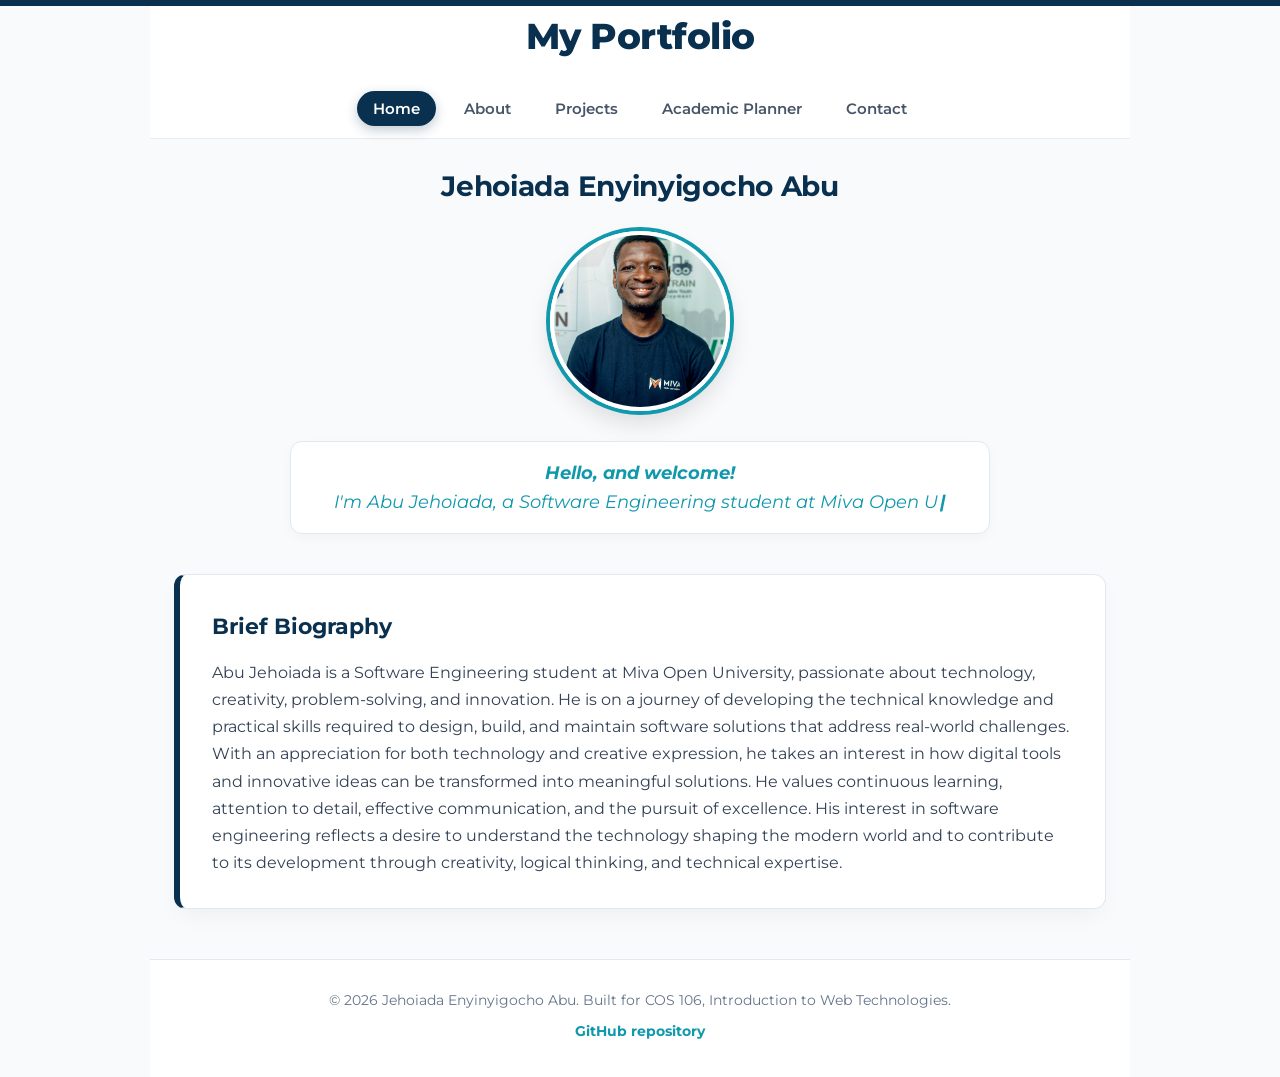
<file: index.html>
<!doctype html>
<html lang="en">
  <head>
    <meta charset="UTF-8" />
    <meta name="viewport" content="width=device-width, initial-scale=1.0" />
    <title>Portfolio Project</title>
    <link rel="stylesheet" href="css/style.css" />
    <link rel="icon" type="image/png" href="images/logo.png" />
    <link rel="preconnect" href="https://fonts.googleapis.com" />
    <link rel="preconnect" href="https://fonts.gstatic.com" crossorigin />
    <link
      href="https://fonts.googleapis.com/css2?family=Montserrat:ital,wght@0,100..900;1,100..900&display=swap"
      rel="stylesheet"
    />
  </head>
  <body>
    <header>
      <h1>My Portfolio</h1>

      <nav id="nav_menu">
        <ul>
          <li>
            <a href="index.html" class="active" aria-current="page">Home</a>
          </li>
          <li><a href="about.html">About</a></li>
          <li><a href="projects.html">Projects</a></li>
          <li><a href="planner.html">Academic Planner</a></li>
          <li><a href="contact.html">Contact</a></li>
        </ul>
      </nav>
    </header>

    <main>
      <div id="name_picture">
        <h2>Jehoiada Enyinyigocho Abu</h2>
        <img
          src="images/jehoiada.jpg"
          alt="Portrait photo of Jehoiada Enyinyigocho Abu"
        />
      </div>
      <div id="welcome_msg">
        <p>
          <strong>Hello, and welcome!</strong><br />
          I'm Abu Jehoiada, a <span id="typing-text"></span
          ><span class="typing-cursor">|</span>
        </p>
      </div>
      <div class="biography">
        <h2>Brief Biography</h2>
        <p>
          Abu Jehoiada is a Software Engineering student at Miva Open
          University, passionate about technology, creativity, problem-solving,
          and innovation. He is on a journey of developing the technical
          knowledge and practical skills required to design, build, and maintain
          software solutions that address real-world challenges. With an
          appreciation for both technology and creative expression, he takes an
          interest in how digital tools and innovative ideas can be transformed
          into meaningful solutions. He values continuous learning, attention to
          detail, effective communication, and the pursuit of excellence. His
          interest in software engineering reflects a desire to understand the
          technology shaping the modern world and to contribute to its
          development through creativity, logical thinking, and technical
          expertise.
        </p>
      </div>
    </main>
    <footer class="site-footer">
      <p>
        &copy; 2026 Jehoiada Enyinyigocho Abu. Built for COS 106, Introduction
        to Web Technologies.
      </p>
      <p>
        <a href="https://github.com/jehoabu/cos_106_portfolio_project"
          >GitHub repository</a
        >
      </p>
    </footer>
    <script src="js/typing.js"></script>
  </body>
</html>
</file>
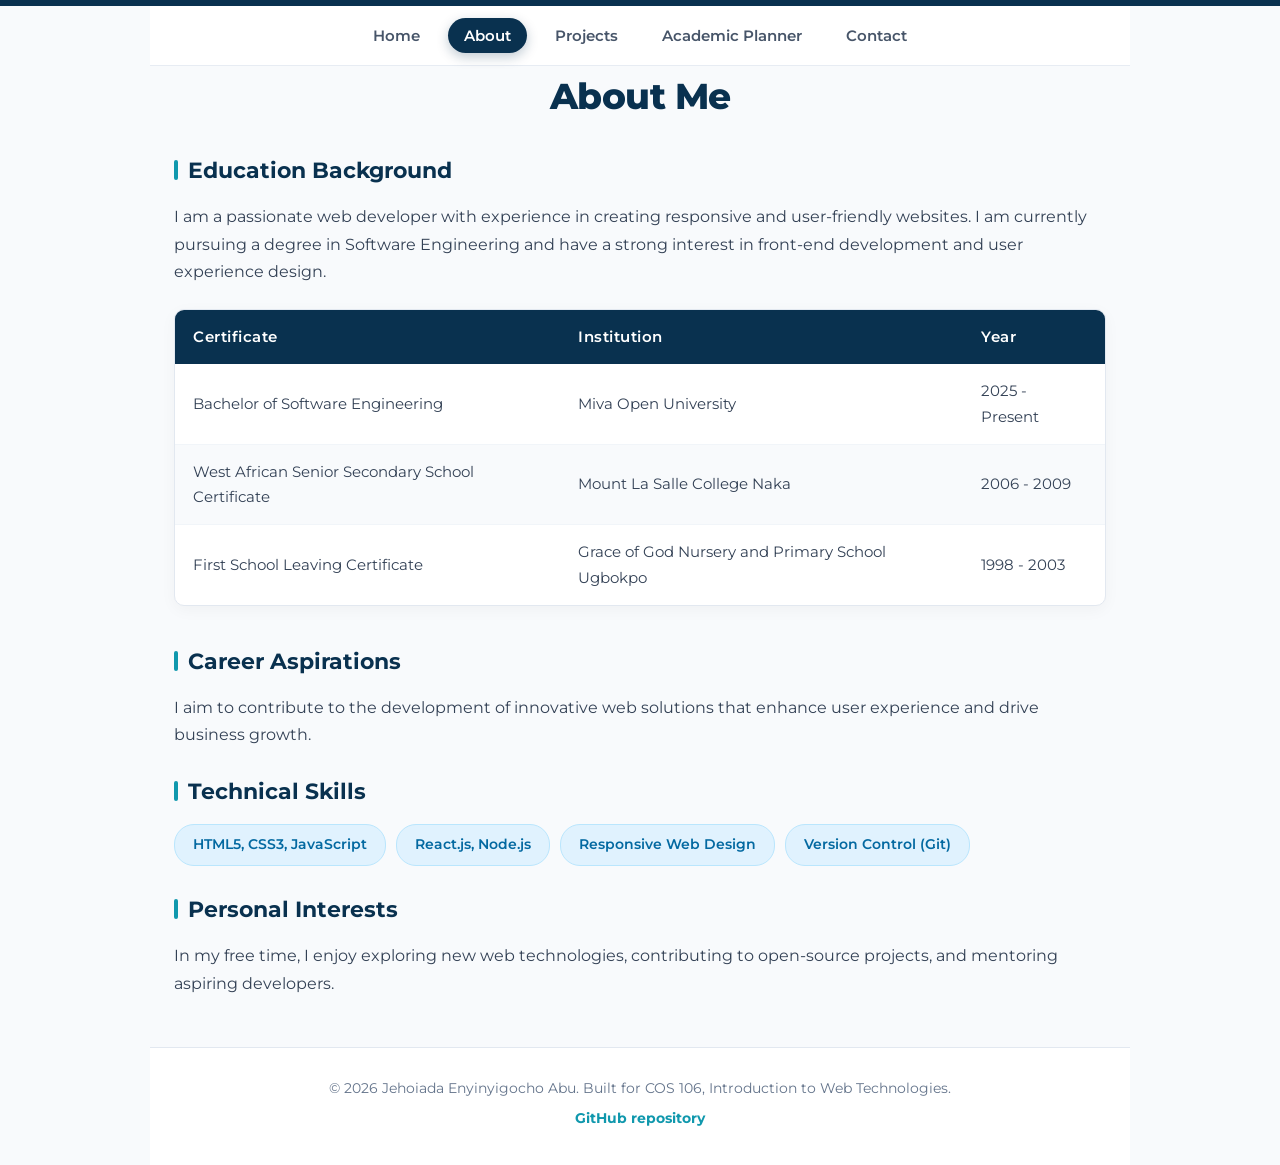
<file: about.html>
<!doctype html>
<html lang="en">
  <head>
    <meta charset="UTF-8" />
    <meta name="viewport" content="width=device-width, initial-scale=1.0" />
    <title>About | Jehoiada Enyinyigocho Abu</title>
    <link rel="stylesheet" href="css/style.css" />
    <link rel="icon" type="image/png" href="images/logo.png" />
    <link rel="preconnect" href="https://fonts.googleapis.com" />
    <link rel="preconnect" href="https://fonts.gstatic.com" crossorigin />
    <link
      href="https://fonts.googleapis.com/css2?family=Montserrat:ital,wght@0,100..900;1,100..900&display=swap"
      rel="stylesheet"
    />
  </head>
  <body>
    <header>
      <nav id="nav_menu">
        <ul>
          <li><a href="index.html">Home</a></li>
          <li>
            <a href="about.html" class="active" aria-current="page">About</a>
          </li>
          <li><a href="projects.html">Projects</a></li>
          <li><a href="planner.html">Academic Planner</a></li>
          <li><a href="contact.html">Contact</a></li>
        </ul>
      </nav>
    </header>
    <main>
      <section>
        <h1>About Me</h1>
        <h2>Education Background</h2>
        <p>
          I am a passionate web developer with experience in creating responsive
          and user-friendly websites. I am currently pursuing a degree in
          Software Engineering and have a strong interest in front-end
          development and user experience design.
        </p>
        <table>
          <thead>
            <tr>
              <th>Certificate</th>
              <th>Institution</th>
              <th>Year</th>
            </tr>
          </thead>
          <tbody>
            <tr>
              <td>Bachelor of Software Engineering</td>
              <td>Miva Open University</td>
              <td>2025 - Present</td>
            </tr>
            <tr>
              <td>West African Senior Secondary School Certificate</td>
              <td>Mount La Salle College Naka</td>
              <td>2006 - 2009</td>
            </tr>
            <tr>
              <td>First School Leaving Certificate</td>
              <td>Grace of God Nursery and Primary School Ugbokpo</td>
              <td>1998 - 2003</td>
            </tr>
          </tbody>
        </table>
        <h2>Career Aspirations</h2>
        <p>
          I aim to contribute to the development of innovative web solutions
          that enhance user experience and drive business growth.
        </p>
        <h2>Technical Skills</h2>
        <ul class="skills">
          <li>HTML5, CSS3, JavaScript</li>
          <li>React.js, Node.js</li>
          <li>Responsive Web Design</li>
          <li>Version Control (Git)</li>
        </ul>
        <h2>Personal Interests</h2>
        <p>
          In my free time, I enjoy exploring new web technologies, contributing
          to open-source projects, and mentoring aspiring developers.
        </p>
      </section>
    </main>
    <footer class="site-footer">
      <p>
        &copy; 2026 Jehoiada Enyinyigocho Abu. Built for COS 106, Introduction
        to Web Technologies.
      </p>
      <p>
        <a href="https://github.com/jehoabu/cos_106_portfolio_project"
          >GitHub repository</a
        >
      </p>
    </footer>
  </body>
</html>
</file>
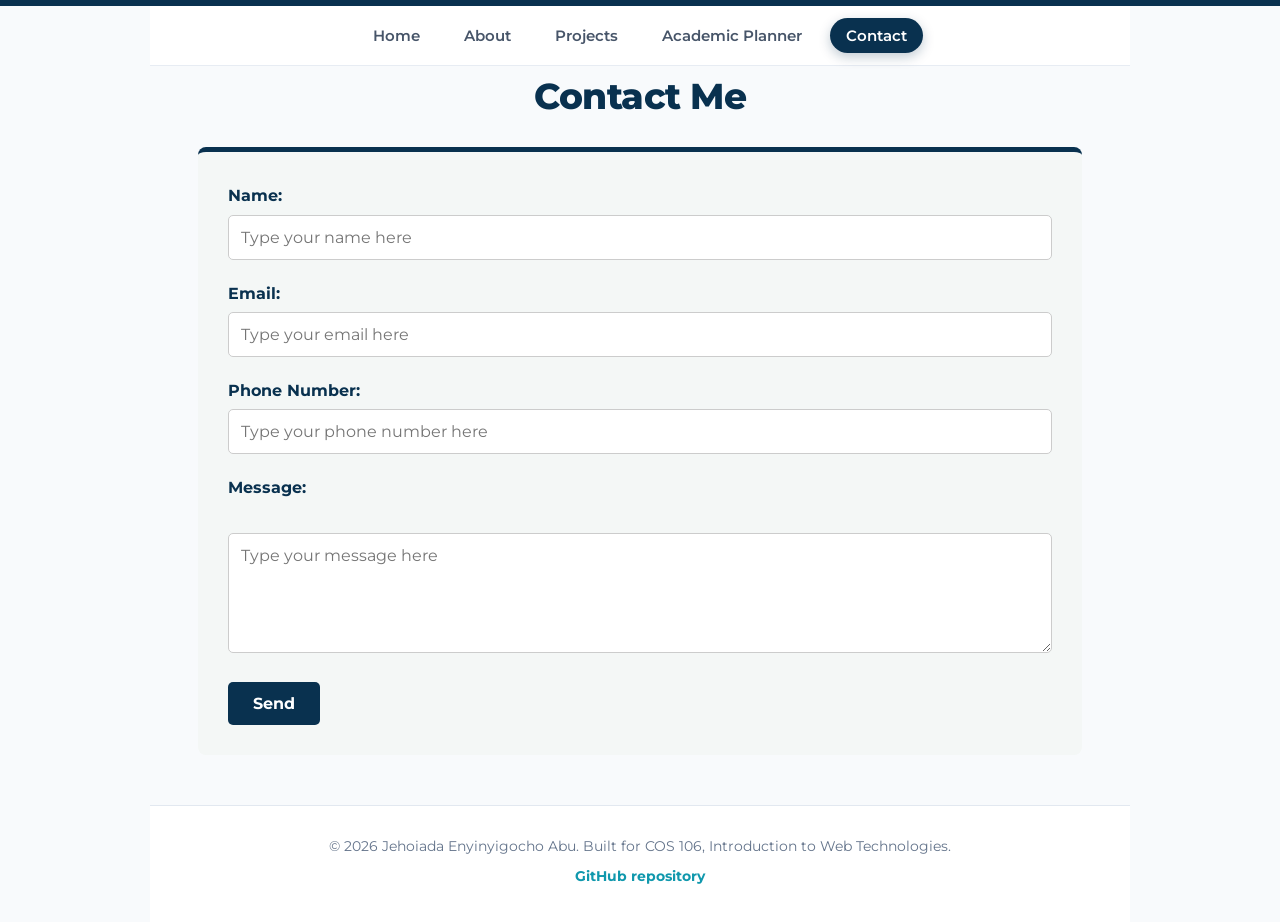
<file: contact.html>
<!doctype html>
<html lang="en">
  <head>
    <meta charset="UTF-8" />
    <meta name="viewport" content="width=device-width, initial-scale=1.0" />
    <title>Contact | Jehoiada Enyinyigocho Abu</title>

    <link rel="stylesheet" href="css/style.css" />
    <link rel="stylesheet" href="css/forms.css" />
    <link rel="icon" type="image/png" href="images/logo.png" />
    <link rel="preconnect" href="https://fonts.googleapis.com" />
    <link rel="preconnect" href="https://fonts.gstatic.com" crossorigin />
    <link
      href="https://fonts.googleapis.com/css2?family=Montserrat:ital,wght@0,100..900;1,100..900&display=swap"
      rel="stylesheet"
    />
  </head>
  <body>
    <header>
      <nav id="nav_menu">
        <ul>
          <li><a href="index.html">Home</a></li>
          <li><a href="about.html">About</a></li>
          <li><a href="projects.html">Projects</a></li>
          <li><a href="planner.html">Academic Planner</a></li>
          <li>
            <a href="contact.html" class="active" aria-current="page"
              >Contact</a
            >
          </li>
        </ul>
      </nav>
    </header>
    <main>
      <section class="wide">
        <h1>Contact Me</h1>
        <form id="contact-form">
          <label for="name">Name:</label>
          <input
            type="text"
            id="name"
            name="name"
            placeholder="Type your name here"
            required
          />

          <label for="email">Email:</label>
          <input
            type="email"
            id="email"
            name="email"
            placeholder="Type your email here"
            required
          />

          <label for="phonenumber">Phone Number:</label>
          <input
            type="tel"
            id="phonenumber"
            name="phonenumber"
            placeholder="Type your phone number here"
            required
          />

          <label for="message">Message:</label> <br />
          <textarea
            id="message"
            name="message"
            placeholder="Type your message here"
            required
          ></textarea>
          <br />
          <button type="submit">Send</button>
        </form>
      </section>
    </main>
    <footer class="site-footer">
      <p>
        &copy; 2026 Jehoiada Enyinyigocho Abu. Built for COS 106, Introduction
        to Web Technologies.
      </p>
      <p>
        <a href="https://github.com/jehoabu/cos_106_portfolio_project"
          >GitHub repository</a
        >
      </p>
    </footer>
    <script src="js/contact.js"></script>
  </body>
</html>
</file>
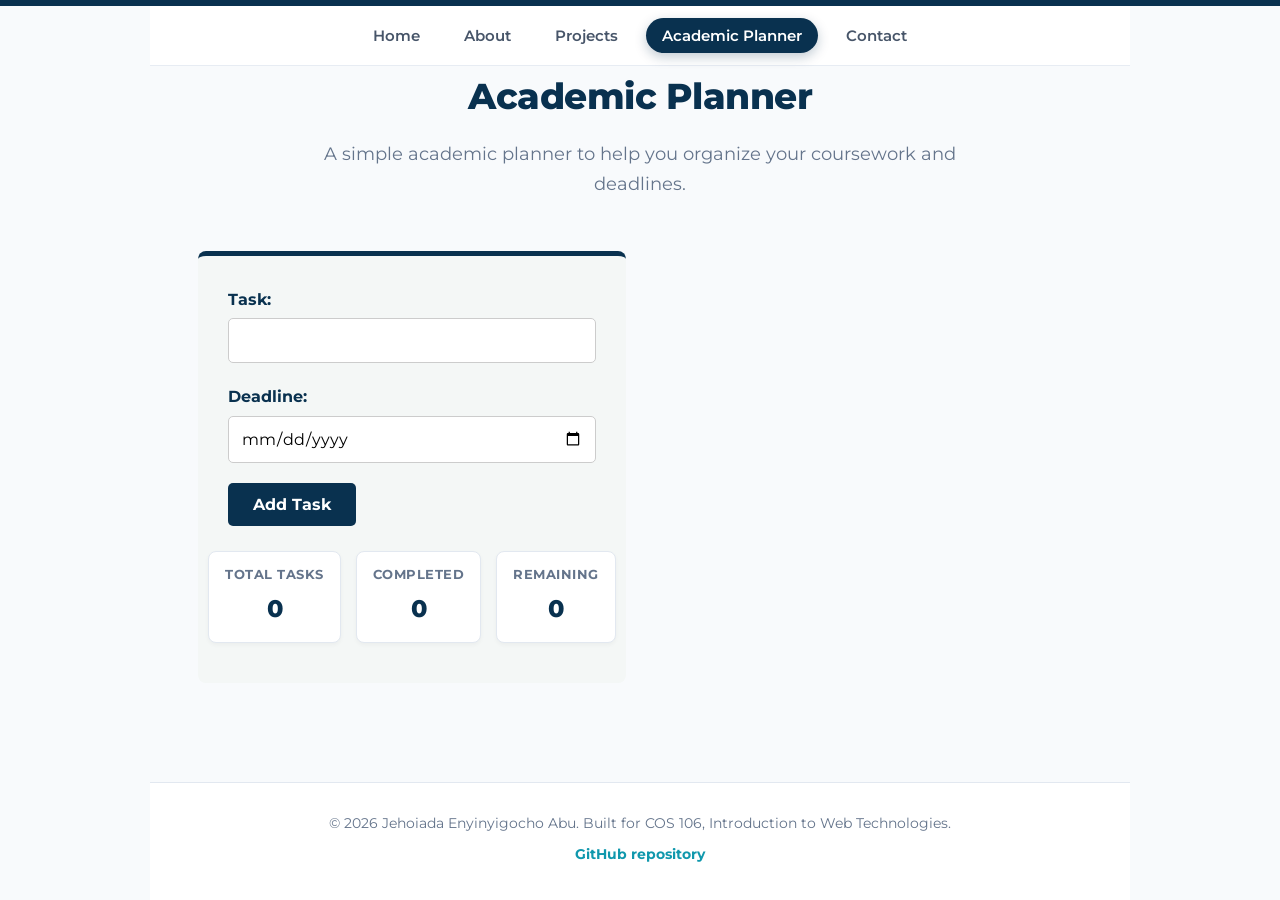
<file: planner.html>
<!doctype html>
<html lang="en">
  <head>
    <meta charset="UTF-8" />
    <meta name="viewport" content="width=device-width, initial-scale=1.0" />
    <title>Academic Planner | Jehoiada Enyinyigocho Abu</title>
    <link rel="stylesheet" href="css/style.css" />
    <link rel="stylesheet" href="css/forms.css" />
    <link rel="icon" type="image/png" href="images/logo.png" />
    <link rel="preconnect" href="https://fonts.googleapis.com" />
    <link rel="preconnect" href="https://fonts.gstatic.com" crossorigin />
    <link
      href="https://fonts.googleapis.com/css2?family=Montserrat:ital,wght@0,100..900;1,100..900&display=swap"
      rel="stylesheet"
    />
  </head>
  <body>
    <header>
      <nav id="nav_menu">
        <ul>
          <li><a href="index.html">Home</a></li>
          <li><a href="about.html">About</a></li>
          <li><a href="projects.html">Projects</a></li>
          <li>
            <a href="planner.html" class="active" aria-current="page"
              >Academic Planner</a
            >
          </li>
          <li><a href="contact.html">Contact</a></li>
        </ul>
      </nav>
    </header>
    <main>
      <section class="wide">
        <h1>Academic Planner</h1>
        <p class="lead">
          A simple academic planner to help you organize your coursework and
          deadlines.
        </p>
        <div class="grid">
          <!-- Planner content goes here -->
          <form id="task">
            <label for="task_input">Task:</label>
            <input type="text" id="task_input" name="task_input" required />

            <label for="deadline">Deadline:</label>
            <input type="date" id="deadline" name="deadline" required />

            <button type="submit">Add Task</button>

            <!-- Dynamic Task Statistics Counter Bar -->
            <div id="planner-stats" class="planner-stats">
              <div class="stat-box">
                <span class="stat-label">Total Tasks</span>
                <span id="total-count" class="stat-value">0</span>
              </div>
              <div class="stat-box">
                <span class="stat-label">Completed</span>
                <span id="completed-count" class="stat-value">0</span>
              </div>
              <div class="stat-box">
                <span class="stat-label">Remaining</span>
                <span id="remaining-count" class="stat-value">0</span>
              </div>
            </div>
          </form>

          <ul id="task-list"></ul>
        </div>
      </section>
    </main>
    <footer class="site-footer">
      <p>
        &copy; 2026 Jehoiada Enyinyigocho Abu. Built for COS 106, Introduction
        to Web Technologies.
      </p>
      <p>
        <a href="https://github.com/jehoabu/cos_106_portfolio_project"
          >GitHub repository</a
        >
      </p>
    </footer>
    <script src="js/planner.js"></script>
  </body>
</html>
</file>
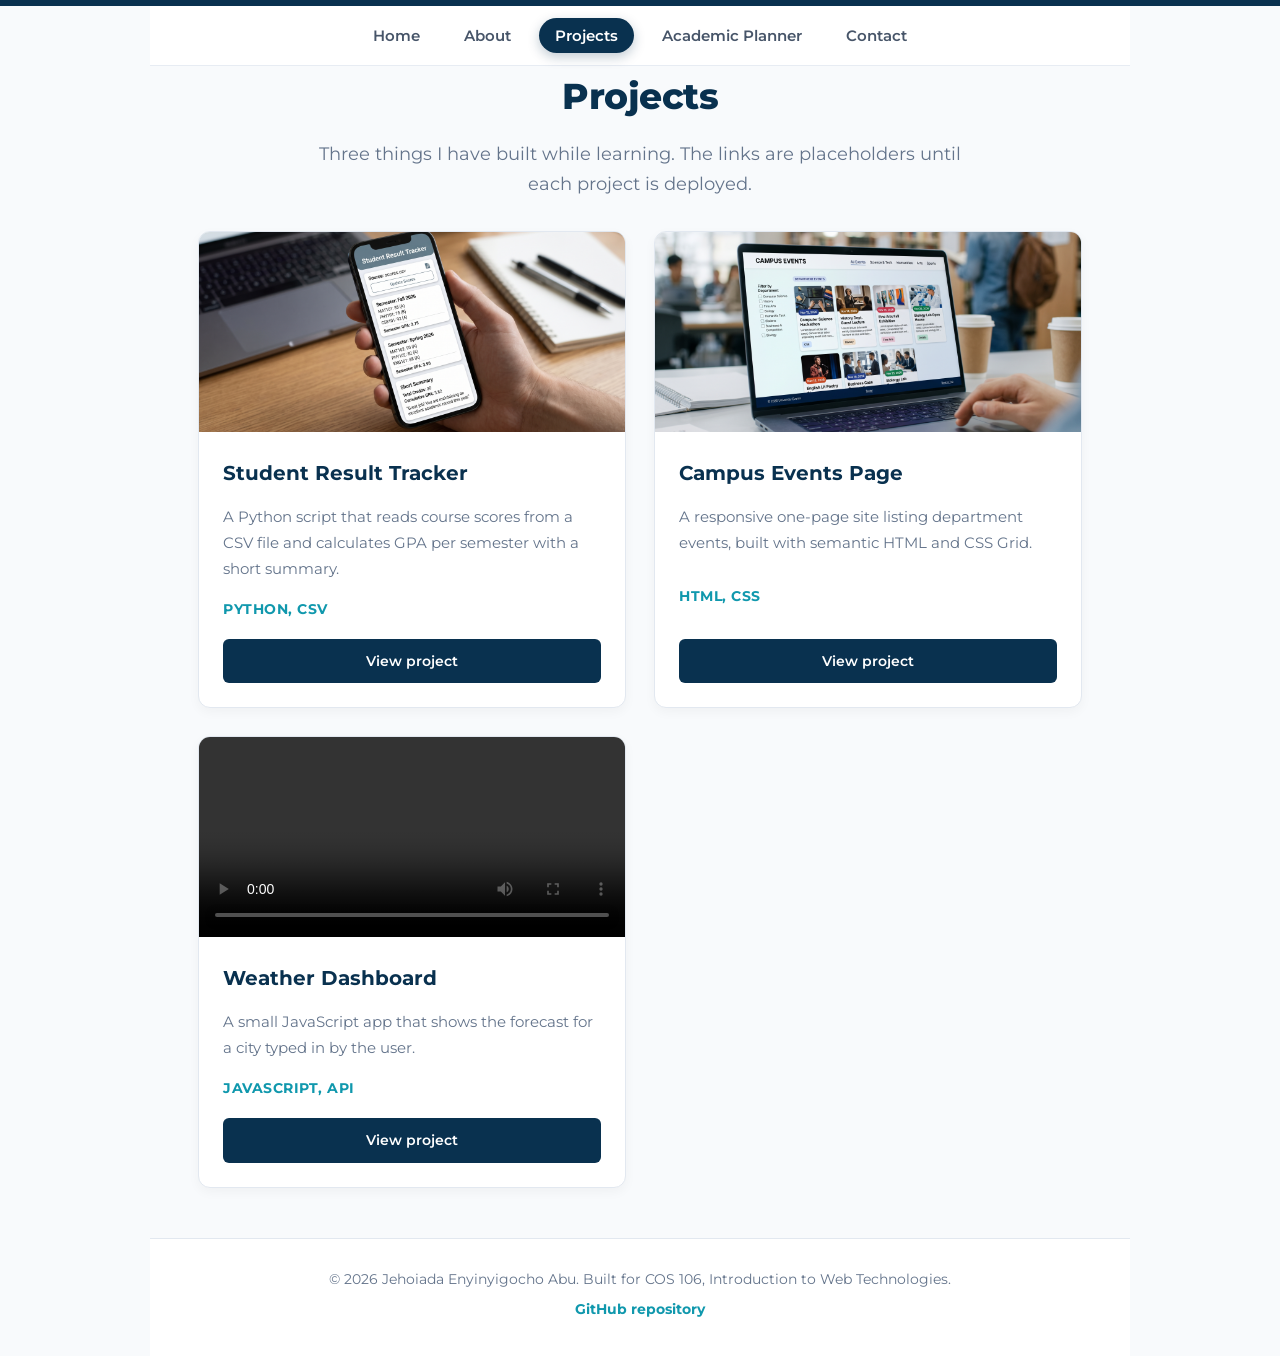
<file: projects.html>
<!doctype html>
<html lang="en">
  <head>
    <meta charset="UTF-8" />
    <meta name="viewport" content="width=device-width, initial-scale=1.0" />
    <title>Projects | Jehoiada Enyinyigocho Abu</title>
    <link rel="stylesheet" href="css/style.css" />
    <link rel="icon" type="image/png" href="images/logo.png" />
    <link rel="preconnect" href="https://fonts.googleapis.com" />
    <link rel="preconnect" href="https://fonts.gstatic.com" crossorigin />
    <link
      href="https://fonts.googleapis.com/css2?family=Montserrat:ital,wght@0,100..900;1,100..900&display=swap"
      rel="stylesheet"
    />
  </head>
  <body>
    <header>
      <nav id="nav_menu">
        <ul>
          <li><a href="index.html">Home</a></li>
          <li><a href="about.html">About</a></li>
          <li>
            <a href="projects.html" class="active" aria-current="page"
              >Projects</a
            >
          </li>
          <li><a href="planner.html">Academic Planner</a></li>
          <li><a href="contact.html">Contact</a></li>
        </ul>
      </nav>
    </header>
    <main>
      <section class="wide">
        <h1>Projects</h1>
        <p class="lead">
          Three things I have built while learning. The links are placeholders
          until each project is deployed.
        </p>
        <div class="grid">
          <article class="card">
            <img
              src="images/ss-tracker.jpg"
              alt="Screenshot of the Student Result Tracker project"
              loading="lazy"
              width="640"
              height="400"
            />
            <div class="card-body">
              <h2>Student Result Tracker</h2>
              <p>
                A Python script that reads course scores from a CSV file and
                calculates GPA per semester with a short summary.
              </p>
              <p class="tags">Python, CSV</p>
              <a
                class="btn btn-small"
                href="https://github.com/your-username/result-tracker"
                target="_blank"
                rel="noopener"
                >View project</a
              >
            </div>
          </article>
          <article class="card">
            <img
              src="images/campus_event.jpg"
              alt="Screenshot of the Campus Events Page project"
              loading="lazy"
              width="640"
              height="400"
            />
            <div class="card-body">
              <h2>Campus Events Page</h2>
              <p>
                A responsive one-page site listing department events, built with
                semantic HTML and CSS Grid.
              </p>
              <p class="tags">HTML, CSS</p>
              <a
                class="btn btn-small"
                href="https://github.com/your-username/campus-events"
                target="_blank"
                rel="noopener"
                >View project</a
              >
            </div>
          </article>
          <article class="card">
            <video
              src="images/weather.mp4"
              controls
              width="640"
              height="400"
            ></video>
            <div class="card-body">
              <h2>Weather Dashboard</h2>
              <p>
                A small JavaScript app that shows the forecast for a city typed
                in by the user.
              </p>
              <p class="tags">JavaScript, API</p>
              <a
                class="btn btn-small"
                href="https://github.com/your-username/weather-dashboard"
                target="_blank"
                rel="noopener"
                >View project</a
              >
            </div>
          </article>
        </div>
      </section>
    </main>
    <footer class="site-footer">
      <p>
        &copy; 2026 Jehoiada Enyinyigocho Abu. Built for COS 106, Introduction
        to Web Technologies.
      </p>
      <p>
        <a href="https://github.com/jehoabu/cos_106_portfolio_project"
          >GitHub repository</a
        >
      </p>
    </footer>
  </body>
</html>
</file>
<file: css/style.css>
/* ==========================================================================
COS 106 PORTFOLIO — MODERN DEVELOPER DESIGN SYSTEM
Author: Jehoiada Enyinyigocho Abu
========================================================================== */

/* 1. GLOBAL RESET & BASE STYLES */

* {
  margin: 0;
  padding: 0;
  box-sizing: border-box;
}

html {
  scroll-behavior: smooth;
}

body {
  color: #334155;
  background-color: #f8fafc;
  font-family: 'Montserrat', sans-serif;
  font-weight: 400;
  line-height: 1.7;
  border-top: 6px solid #09314f;
  min-height: 100vh;
  display: flex;
  flex-direction: column;
}

/* GLOBAL RESPONSIVE MEDIA CONSTRAINTS */
img,
video {
  max-width: 100%;
  height: auto;
  display: block;
}

/* 2. LAYOUT CONTAINERS */
main,
header,
footer,
.container,
section.wide {
  max-width: 980px;
  width: 100%;
  margin: 0 auto;
  padding: 0 24px;
}

main {
  flex: 1;
  /* padding-top: 30px; */
  padding-bottom: 50px;
}

header {
  position: sticky;
  top: 0;
  z-index: 100;
  background-color: rgba(255, 255, 255, 0.9);
  backdrop-filter: blur(12px);
  border-bottom: 1px solid rgba(226, 232, 240, 0.8);
  /* margin-bottom: 30px; */
}

/* 3. NAVIGATION BAR (Flexbox & Glassmorphism) */
#nav_menu {
  display: flex;
  justify-content: center;
  align-items: center;
}

#nav_menu ul {
  display: flex;
  justify-content: center;
  align-items: center;
  gap: 12px;
  list-style-type: none;
  padding: 16px 0;
  flex-wrap: wrap;
}

#nav_menu a {
  color: #475569;
  text-decoration: none;
  font-weight: 600;
  font-size: 0.95rem;
  padding: 8px 16px;
  border-radius: 20px;
  transition: all 0.25s ease-in-out;
}

#nav_menu a:hover {
  color: #09314f;
  background-color: #f1f5f9;
}

#nav_menu a.active {
  color: #ffffff;
  background-color: #09314f;
  box-shadow: 0 4px 12px rgba(9, 49, 79, 0.25);
}

/* 4. TYPOGRAPHY & SECTION HEADINGS */
h1 {
  font-size: 2.25rem;
  font-weight: 800;
  color: #09314f;
  margin-bottom: 12px;
  text-align: center;
  letter-spacing: -0.5px;
}

h2 {
  font-size: 1.4rem;
  font-weight: 700;
  color: #09314f;
  margin-top: 24px;
  margin-bottom: 14px;
  display: flex;
  align-items: center;
}

/* Visual accent bar for section subheadings */
main section > h2::before {
  content: '';
  display: inline-block;
  width: 4px;
  height: 20px;
  background-color: #1098ad;
  margin-right: 10px;
  border-radius: 2px;
}

p.lead {
  text-align: center;
  font-size: 1.1rem;
  color: #64748b;
  max-width: 650px;
  margin: 0 auto 32px auto;
}

/* 5. HOMEPAGE HERO & BIOGRAPHY STYLING */
#name_picture {
  text-align: center;
  /* margin-top: 20px; */
  margin-bottom: 30px;
}

#name_picture h2 {
  justify-content: center;
  font-size: 1.75rem;
  color: #09314f;
  margin-bottom: 20px;
  letter-spacing: -0.3px;
}

#name_picture h2::before {
  display: none;
}

#name_picture img {
  width: 180px;
  height: 180px;
  object-fit: cover;
  border-radius: 50%;
  margin: 0 auto;
  border: 4px solid #ffffff;
  box-shadow:
    0 0 0 4px #1098ad,
    0 12px 24px rgba(0, 0, 0, 0.12);
  transition: transform 0.3s ease;
}

#name_picture img:hover {
  transform: scale(1.04);
}

#welcome_msg {
  text-align: center;
  font-size: 1.15rem;
  color: #1098ad;
  max-width: 700px;
  margin: 0 auto 40px auto;
  padding: 16px 24px;
  background-color: #ffffff;
  border-radius: 12px;
  border: 1px solid #e2e8f0;
  box-shadow: 0 4px 12px rgba(0, 0, 0, 0.03);
}

#welcome_msg p {
  font-style: italic;
  line-height: 1.6;
}

/* Blinking Typing Cursor */
.typing-cursor {
  display: inline-block;
  font-weight: 700;
  color: #1098ad;
  animation: blink 0.75s step-end infinite;
  margin-left: 2px;
}

@keyframes blink {
  0%,
  100% {
    opacity: 1;
  }
  50% {
    opacity: 0;
  }
}

.biography {
  background-color: #ffffff;
  padding: 32px;
  border-radius: 12px;
  border: 1px solid #e2e8f0;
  border-left: 6px solid #09314f;
  box-shadow: 0 10px 25px -5px rgba(0, 0, 0, 0.05);
}

.biography h2 {
  margin-top: 0;
}

/* 6. ABOUT PAGE (Semantic Table & Skill Pills) */
table {
  width: 100%;
  border-collapse: separate;
  border-spacing: 0;
  margin: 24px 0 36px 0;
  background-color: #ffffff;
  border-radius: 10px;
  overflow: hidden;
  box-shadow: 0 4px 16px rgba(0, 0, 0, 0.04);
  border: 1px solid #e2e8f0;
}

th,
td {
  padding: 14px 18px;
  text-align: left;
}

th {
  background-color: #09314f;
  color: #ffffff;
  font-weight: 600;
  font-size: 0.95rem;
  letter-spacing: 0.5px;
}

td {
  border-bottom: 1px solid #f1f5f9;
  font-size: 0.95rem;
  color: #334155;
}

tr:last-child td {
  border-bottom: none;
}

tr:nth-child(even) {
  background-color: #f8fafc;
}

/* Skill Tags */
.skills {
  list-style-type: none;
  display: flex;
  flex-wrap: wrap;
  gap: 10px;
  margin-top: 14px;
}

.skills li {
  background-color: #e0f2fe;
  color: #0369a1;
  border: 1px solid #bae6fd;
  padding: 8px 18px;
  border-radius: 20px;
  font-size: 0.88rem;
  font-weight: 600;
  transition: all 0.2s ease;
}

.skills li:hover {
  background-color: #1098ad;
  color: #ffffff;
  transform: translateY(-2px);
}

/* 7. PROJECTS GALLERY (CSS Grid & Interactive Cards) */
.grid {
  display: grid;
  grid-template-columns: repeat(auto-fit, minmax(280px, 1fr));
  gap: 28px;
  margin-top: 24px;
}

.card {
  background-color: #ffffff;
  border: 1px solid #e2e8f0;
  border-radius: 12px;
  overflow: hidden;
  display: flex;
  flex-direction: column;
  box-shadow: 0 4px 12px rgba(0, 0, 0, 0.04);
  transition:
    transform 0.3s ease,
    box-shadow 0.3s ease;
}

.card:hover {
  transform: translateY(-6px);
  box-shadow: 0 16px 32px -8px rgba(9, 49, 79, 0.12);
  border-color: #cbd5e1;
}

.card img,
.card video {
  width: 100%;
  height: 200px;
  object-fit: cover;
}

.card-body {
  padding: 24px;
  display: flex;
  flex-direction: column;
  flex-grow: 1;
}

.card-body h2 {
  margin-top: 0;
  font-size: 1.25rem;
  color: #09314f;
}

.card-body h2::before {
  display: none;
}

.card-body p {
  color: #64748b;
  font-size: 0.95rem;
  margin-bottom: 16px;
  flex-grow: 1;
}

.card-body .tags {
  font-size: 0.85rem;
  color: #1098ad;
  font-weight: 700;
  margin-bottom: 18px;
  text-transform: uppercase;
  letter-spacing: 0.5px;
}

/* Button Component */
.btn {
  display: inline-block;
  background-color: #09314f;
  color: #ffffff;
  padding: 10px 20px;
  text-decoration: none;
  border-radius: 6px;
  text-align: center;
  font-weight: 600;
  font-size: 0.9rem;
  transition:
    background-color 0.25s ease,
    transform 0.2s ease;
}

.btn:hover {
  background-color: #1098ad;
  transform: translateY(-1px);
}

/* 8. SITE FOOTER */
.site-footer {
  text-align: center;
  margin-top: auto;
  padding: 28px 24px;
  border-top: 1px solid #e2e8f0;
  background-color: #ffffff;
  font-size: 0.9rem;
  color: #64748b;
}

.site-footer p {
  margin-bottom: 6px;
}

.site-footer a {
  color: #1098ad;
  text-decoration: none;
  font-weight: 700;
  transition: color 0.2s ease;
}

.site-footer a:hover {
  color: #09314f;
  text-decoration: underline;
}

/* 9. MEDIA QUERIES (Mobile & Tablet Responsiveness) */
@media (max-width: 640px) {
  h1 {
    font-size: 1.85rem;
  }

  #nav_menu ul {
    gap: 6px;
  }

  #nav_menu a {
    padding: 6px 12px;
    font-size: 0.88rem;
  }

  .biography {
    padding: 20px;
  }

  th,
  td {
    padding: 10px 12px;
    font-size: 0.85rem;
  }
}
</file>
<file: css/forms.css>
/* =========================================
FORM & PLANNER STYLES (forms.css)
========================================= */

/* 1. GENERAL FORM LAYOUT */
form {
  background-color: #f4f7f6;
  padding: 30px;
  border-radius: 8px;
  border-top: 5px solid #09314f;
  margin-top: 20px;
}

label {
  display: block; /* Puts the label on its own line above the input */
  font-weight: 700;
  color: #09314f;
  margin-bottom: 5px;
}

/* 2. INPUT & TEXTAREA STYLING */
input[type='text'],
input[type='email'],
input[type='tel'],
input[type='date'],
textarea {
  width: 100%; /* Makes inputs responsive */
  padding: 12px;
  margin-bottom: 20px;
  border: 1px solid #ccc;
  border-radius: 5px;
  font-family: 'Montserrat', sans-serif; /* Matches the rest of your site */
  font-size: 1rem;
  transition: border-color 0.3s ease;
  transition: box-shadow 0.3s ease;
}

/* Make sure the text area is tall enough to type a message */
textarea {
  min-height: 120px;
  resize: vertical; /* Allows the user to drag it taller, but not wider */
}

/* Changes border color when the user clicks inside to type */
input:focus,
textarea:focus {
  outline: 2px solid #1098ad;
  border-color: #1098ad;
  box-shadow: 0 0 5px rgba(16, 152, 173, 0.3);
}

/* 3. SUBMIT BUTTON STYLING */
form button[type='submit'] {
  background-color: #09314f;
  color: white;
  padding: 12px 25px;
  border: none;
  border-radius: 5px;
  font-size: 1rem;
  font-weight: 700;
  cursor: pointer;
  transition: background-color 0.3s ease;
  font-family: 'Montserrat', sans-serif;
}

form button[type='submit']:hover {
  background-color: #1098ad;
}

/* =========================================
TASK STATISTICS COUNTER BAR
========================================= */
.planner-stats {
  display: flex;
  justify-content: center;
  gap: 15px;
  margin-top: 25px;
  margin-bottom: 10px;
}

.stat-box {
  flex: 1;
  background-color: #ffffff;
  border: 1px solid #e2e8f0;
  border-radius: 8px;
  padding: 12px 16px;
  text-align: center;
  box-shadow: 0 2px 4px rgba(0, 0, 0, 0.04);
}

.stat-label {
  display: block;
  text-wrap: nowrap;
  font-size: 0.8rem;
  font-weight: 700;
  color: #64748b;
  text-transform: uppercase;
  letter-spacing: 0.5px;
}

.stat-value {
  display: block;
  font-size: 1.5rem;
  font-weight: 800;
  color: #09314f;
  margin-top: 4px;
}

/* =========================================
ACADEMIC PLANNER SPECIFIC STYLES
========================================= */

/* The list container */
#task-list {
  list-style-type: none;
  padding: 0;
  margin-top: 20px;
}

/* Individual task rows */
#task-list li {
  display: flex;
  align-items: center;
  justify-content: space-between;
  background-color: #ffffff;
  border: 1px solid #ddd;
  padding: 15px 20px;
  margin-bottom: 10px;
  border-radius: 5px;
  border-left: 5px solid #1098ad;
  box-shadow: 0 2px 4px rgba(0, 0, 0, 0.05);
}

/* The checkbox */
#task-list input[type='checkbox'] {
  width: 20px;
  height: 20px;
  margin-right: 15px;
  cursor: pointer;
}

/* The delete button */
#task-list button {
  background-color: #e74c3c; /* A soft red for deletion */
  color: white;
  border: none;
  padding: 8px 12px;
  border-radius: 4px;
  cursor: pointer;
  transition: background-color 0.3s ease;
}

#task-list button:hover {
  background-color: #c0392b;
}

/* Class we will add via JavaScript when a task is done */
.completed {
  opacity: 0.6;
}

.completed span {
  text-decoration: line-through;
  color: #6c757d; /* A muted gray for completed tasks */
}

/* 4. VALIDATION ALERT MESSAGES */
.alert {
  padding: 12px;
  margin-bottom: 20px;
  border-radius: 5px;
  font-weight: 700;
  display: block;
}

.alert-hidden {
  display: none;
}

.alert-error {
  background-color: #f8d7da;
  color: #721c24;
  border: 1px solid #f5c6cb;
}

.alert-success {
  background-color: #d4edda;
  color: #155724;
  border: 1px solid #c3e6cb;
}
</file>
